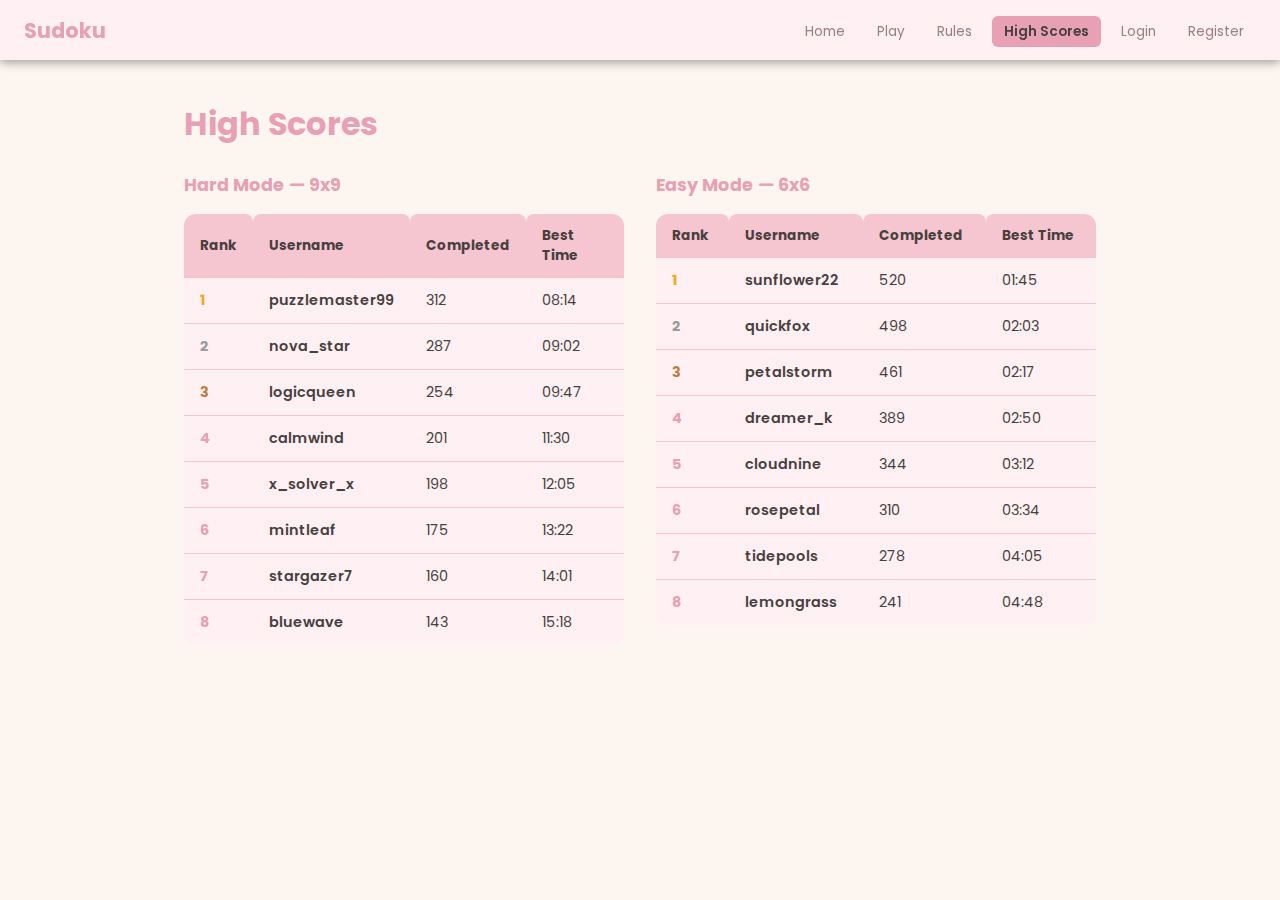
<file: high-scores/index.html>
<!DOCTYPE html>
<html lang="en">
<head>
  <meta charset="UTF-8">
  <meta name="viewport" content="width=device-width, initial-scale=1.0">
  <title>High Scores - Sudoku</title>
  <link rel="stylesheet" href="../common/style.css">
  <style>
    .scores-wrapper {
      display: grid;
      grid-template-columns: 1fr 1fr;
      gap: 32px;
    }

    .score-section h2 {
      font-size: 1.1rem;
      font-weight: 700;
      color: var(--accent);
      margin-bottom: 16px;
    }

    .score-table {
      background-color: var(--surface);
      border-radius: 12px;
      overflow: hidden;
    }

    .score-table table {
      width: 100%;
    }

    .score-table th {
      background-color: var(--accent2);
      color: var(--text);
      padding: 12px 16px;
      font-size: 0.85rem;
      text-align: left;
    }

    .score-table td {
      padding: 12px 16px;
      border-bottom: 1px solid var(--accent2);
      color: var(--text);
      font-size: 0.9rem;
    }

    .score-table tr:last-child td {
      border-bottom: none;
    }

    .score-table tbody tr {
      transition: background-color 0.2s;
    }

    .score-table tbody tr:hover td {
      background-color: var(--accent2);
    }

    .rank {
      font-weight: 700;
      color: var(--accent);
    }

    .rank-1 { color: #f5a623; }
    .rank-2 { color: #9b9b9b; }
    .rank-3 { color: #c07d3e; }

    .username {
      font-weight: 600;
    }

    @media (max-width: 430px) {
      .scores-wrapper {
        grid-template-columns: 1fr;
      }

      .score-table th,
      .score-table td {
        padding: 8px;
        font-size: 0.78rem;
      }
    }
  </style>
</head>
<body>
  <nav>
    <a class="nav-title" href="/sudoku/">Sudoku</a>
    <ul class="nav-links">
      <li><a href="/sudoku/">Home</a></li>
      <li><a href="/sudoku/selection/">Play</a></li>
      <li><a href="/sudoku/rules/">Rules</a></li>
      <li><a href="/sudoku/high-scores/" class="active">High Scores</a></li>
      <li><a href="/sudoku/login/">Login</a></li>
      <li><a href="/sudoku/register/">Register</a></li>
    </ul>
  </nav>

  <div class="page-wrapper">
    <h1 class="page-title">High Scores</h1>

    <div class="scores-wrapper">
      <div class="score-section">
        <h2>Hard Mode — 9x9</h2>
        <div class="score-table">
          <table>
            <thead>
              <tr>
                <th>Rank</th>
                <th>Username</th>
                <th>Completed</th>
                <th>Best Time</th>
              </tr>
            </thead>
            <tbody>
              <tr>
                <td><span class="rank rank-1">1</span></td>
                <td><span class="username">puzzlemaster99</span></td>
                <td>312</td>
                <td>08:14</td>
              </tr>
              <tr>
                <td><span class="rank rank-2">2</span></td>
                <td><span class="username">nova_star</span></td>
                <td>287</td>
                <td>09:02</td>
              </tr>
              <tr>
                <td><span class="rank rank-3">3</span></td>
                <td><span class="username">logicqueen</span></td>
                <td>254</td>
                <td>09:47</td>
              </tr>
              <tr>
                <td><span class="rank">4</span></td>
                <td><span class="username">calmwind</span></td>
                <td>201</td>
                <td>11:30</td>
              </tr>
              <tr>
                <td><span class="rank">5</span></td>
                <td><span class="username">x_solver_x</span></td>
                <td>198</td>
                <td>12:05</td>
              </tr>
              <tr>
                <td><span class="rank">6</span></td>
                <td><span class="username">mintleaf</span></td>
                <td>175</td>
                <td>13:22</td>
              </tr>
              <tr>
                <td><span class="rank">7</span></td>
                <td><span class="username">stargazer7</span></td>
                <td>160</td>
                <td>14:01</td>
              </tr>
              <tr>
                <td><span class="rank">8</span></td>
                <td><span class="username">bluewave</span></td>
                <td>143</td>
                <td>15:18</td>
              </tr>
            </tbody>
          </table>
        </div>
      </div>

      <div class="score-section">
        <h2>Easy Mode — 6x6</h2>
        <div class="score-table">
          <table>
            <thead>
              <tr>
                <th>Rank</th>
                <th>Username</th>
                <th>Completed</th>
                <th>Best Time</th>
              </tr>
            </thead>
            <tbody>
              <tr>
                <td><span class="rank rank-1">1</span></td>
                <td><span class="username">sunflower22</span></td>
                <td>520</td>
                <td>01:45</td>
              </tr>
              <tr>
                <td><span class="rank rank-2">2</span></td>
                <td><span class="username">quickfox</span></td>
                <td>498</td>
                <td>02:03</td>
              </tr>
              <tr>
                <td><span class="rank rank-3">3</span></td>
                <td><span class="username">petalstorm</span></td>
                <td>461</td>
                <td>02:17</td>
              </tr>
              <tr>
                <td><span class="rank">4</span></td>
                <td><span class="username">dreamer_k</span></td>
                <td>389</td>
                <td>02:50</td>
              </tr>
              <tr>
                <td><span class="rank">5</span></td>
                <td><span class="username">cloudnine</span></td>
                <td>344</td>
                <td>03:12</td>
              </tr>
              <tr>
                <td><span class="rank">6</span></td>
                <td><span class="username">rosepetal</span></td>
                <td>310</td>
                <td>03:34</td>
              </tr>
              <tr>
                <td><span class="rank">7</span></td>
                <td><span class="username">tidepools</span></td>
                <td>278</td>
                <td>04:05</td>
              </tr>
              <tr>
                <td><span class="rank">8</span></td>
                <td><span class="username">lemongrass</span></td>
                <td>241</td>
                <td>04:48</td>
              </tr>
            </tbody>
          </table>
        </div>
      </div>
    </div>
  </div>
</body>
</html>
</file>
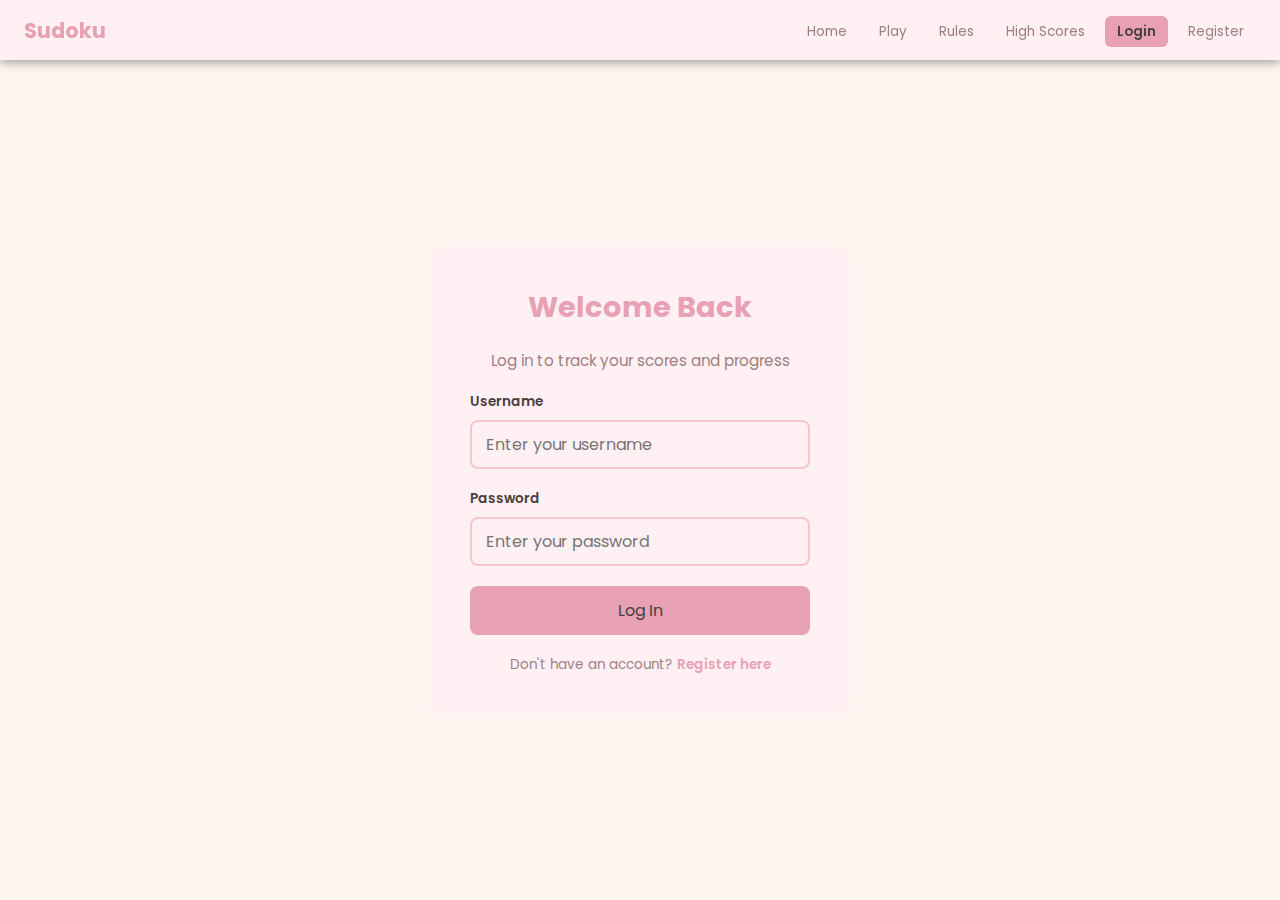
<file: login/index.html>
<!DOCTYPE html>
<html lang="en">
<head>
  <meta charset="UTF-8">
  <meta name="viewport" content="width=device-width, initial-scale=1.0">
  <title>Login - Sudoku</title>
  <link rel="stylesheet" href="../common/style.css">
  <style>
    .form-wrapper {
      display: flex;
      justify-content: center;
      align-items: center;
      min-height: calc(100vh - 60px);
    }

    .form-card {
      background-color: var(--surface);
      border-radius: 16px;
      padding: 40px;
      width: 100%;
      max-width: 420px;
      display: flex;
      flex-direction: column;
      gap: 20px;
    }

    .form-card h1 {
      font-size: 1.8rem;
      font-weight: 700;
      color: var(--accent);
      text-align: center;
    }

    .form-card h2 {
      font-size: 0.95rem;
      font-weight: 400;
      color: var(--subtext);
      text-align: center;
    }

    .form-group {
      display: flex;
      flex-direction: column;
      gap: 8px;
    }

    .form-group h3 {
      font-size: 0.85rem;
      font-weight: 600;
      color: var(--text);
    }

    .form-footer {
      text-align: center;
    }

    .form-footer p {
      font-size: 0.85rem;
      color: var(--subtext);
    }

    .form-footer a {
      color: var(--accent);
      text-decoration: none;
      font-weight: 600;
      transition: color 0.2s;
    }

    .form-footer a:hover {
      color: var(--text);
    }

    .submit-btn {
      width: 100%;
      padding: 12px;
      font-size: 1rem;
    }

    @media (max-width: 430px) {
      .form-card {
        padding: 28px 20px;
      }
    }
  </style>
</head>
<body>
  <nav>
    <a class="nav-title" href="/sudoku/">Sudoku</a>
    <ul class="nav-links">
      <li><a href="/sudoku/">Home</a></li>
      <li><a href="/sudoku/selection/">Play</a></li>
      <li><a href="/sudoku/rules/">Rules</a></li>
      <li><a href="/sudoku/high-scores/">High Scores</a></li>
      <li><a href="/sudoku/login/" class="active">Login</a></li>
      <li><a href="/sudoku/register/">Register</a></li>
    </ul>
  </nav>

  <div class="form-wrapper">
    <div class="form-card">
      <h1>Welcome Back</h1>
      <h2>Log in to track your scores and progress</h2>

      <div class="form-group">
        <h3>Username</h3>
        <input type="text" placeholder="Enter your username">
      </div>

      <div class="form-group">
        <h3>Password</h3>
        <input type="password" placeholder="Enter your password">
      </div>

      <button class="submit-btn">Log In</button>

      <div class="form-footer">
        <p>Don't have an account? <a href="/sudoku/register/">Register here</a></p>
      </div>
    </div>
  </div>
</body>
</html>
</file>
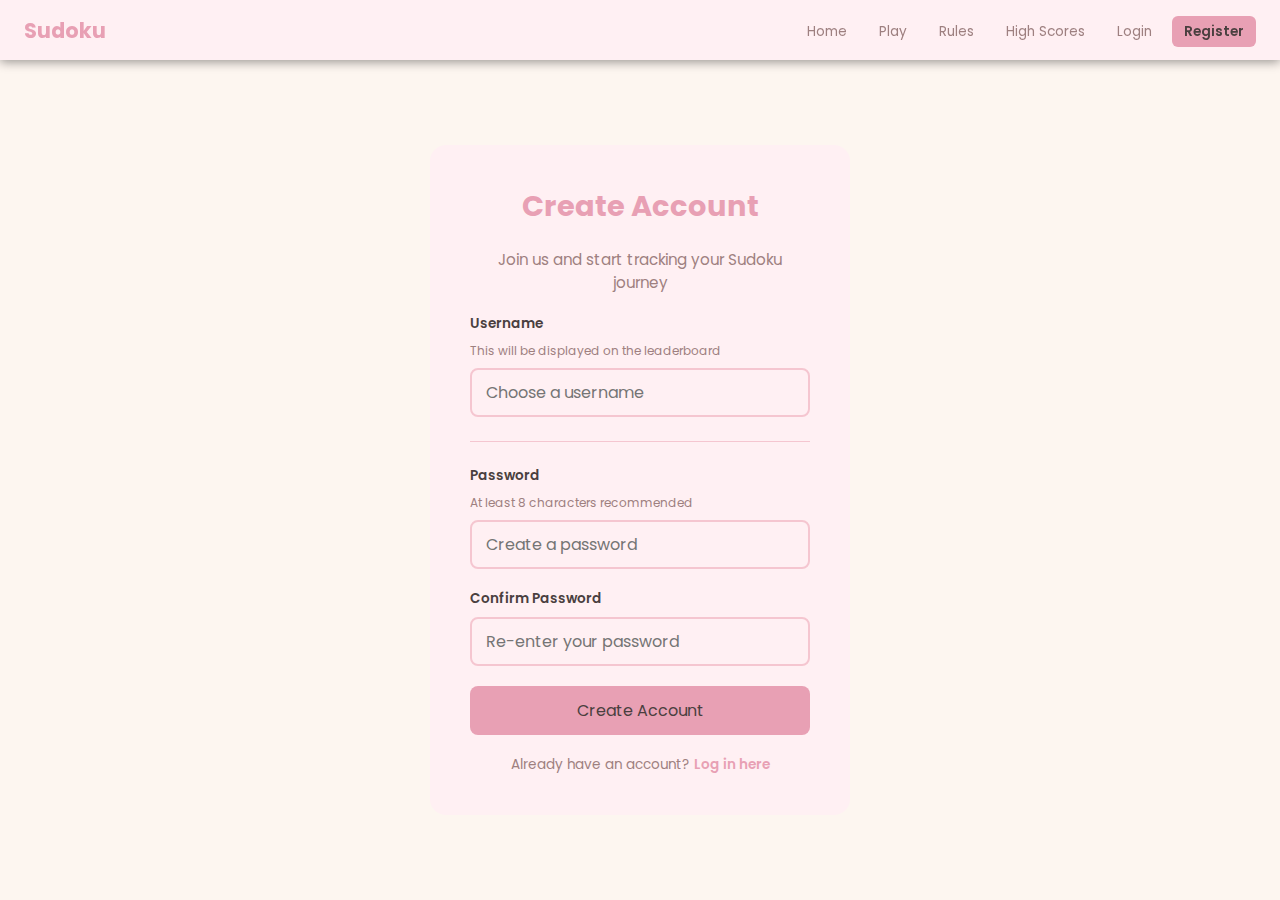
<file: register/index.html>
<!DOCTYPE html>
<html lang="en">
<head>
  <meta charset="UTF-8">
  <meta name="viewport" content="width=device-width, initial-scale=1.0">
  <title>Register - Sudoku</title>
  <link rel="stylesheet" href="../common/style.css">
  <style>
    .form-wrapper {
      display: flex;
      justify-content: center;
      align-items: center;
      min-height: calc(100vh - 60px);
    }

    .form-card {
      background-color: var(--surface);
      border-radius: 16px;
      padding: 40px;
      width: 100%;
      max-width: 420px;
      display: flex;
      flex-direction: column;
      gap: 20px;
    }

    .form-card h1 {
      font-size: 1.8rem;
      font-weight: 700;
      color: var(--accent);
      text-align: center;
    }

    .form-card h2 {
      font-size: 0.95rem;
      font-weight: 400;
      color: var(--subtext);
      text-align: center;
    }

    .form-group {
      display: flex;
      flex-direction: column;
      gap: 8px;
    }

    .form-group h3 {
      font-size: 0.85rem;
      font-weight: 600;
      color: var(--text);
    }

    .form-group h4 {
      font-size: 0.75rem;
      font-weight: 400;
      color: var(--subtext);
    }

    .form-footer {
      text-align: center;
    }

    .form-footer p {
      font-size: 0.85rem;
      color: var(--subtext);
    }

    .form-footer a {
      color: var(--accent);
      text-decoration: none;
      font-weight: 600;
      transition: color 0.2s;
    }

    .form-footer a:hover {
      color: var(--text);
    }

    .submit-btn {
      width: 100%;
      padding: 12px;
      font-size: 1rem;
    }

    .divider {
      height: 1px;
      background-color: var(--accent2);
      margin: 4px 0;
    }

    @media (max-width: 430px) {
      .form-card {
        padding: 28px 20px;
      }
    }
  </style>
</head>
<body>
  <nav>
    <a class="nav-title" href="/sudoku/">Sudoku</a>
    <ul class="nav-links">
      <li><a href="/sudoku/">Home</a></li>
      <li><a href="/sudoku/selection/">Play</a></li>
      <li><a href="/sudoku/rules/">Rules</a></li>
      <li><a href="/sudoku/high-scores/">High Scores</a></li>
      <li><a href="/sudoku/login/">Login</a></li>
      <li><a href="/sudoku/register/" class="active">Register</a></li>
    </ul>
  </nav>

  <div class="form-wrapper">
    <div class="form-card">
      <h1>Create Account</h1>
      <h2>Join us and start tracking your Sudoku journey</h2>

      <div class="form-group">
        <h3>Username</h3>
        <h4>This will be displayed on the leaderboard</h4>
        <input type="text" placeholder="Choose a username">
      </div>

      <div class="divider"></div>

      <div class="form-group">
        <h3>Password</h3>
        <h4>At least 8 characters recommended</h4>
        <input type="password" placeholder="Create a password">
      </div>

      <div class="form-group">
        <h3>Confirm Password</h3>
        <input type="password" placeholder="Re-enter your password">
      </div>

      <button class="submit-btn">Create Account</button>

      <div class="form-footer">
        <p>Already have an account? <a href="/sudoku/login/">Log in here</a></p>
      </div>
    </div>
  </div>
</body>
</html>
</file>
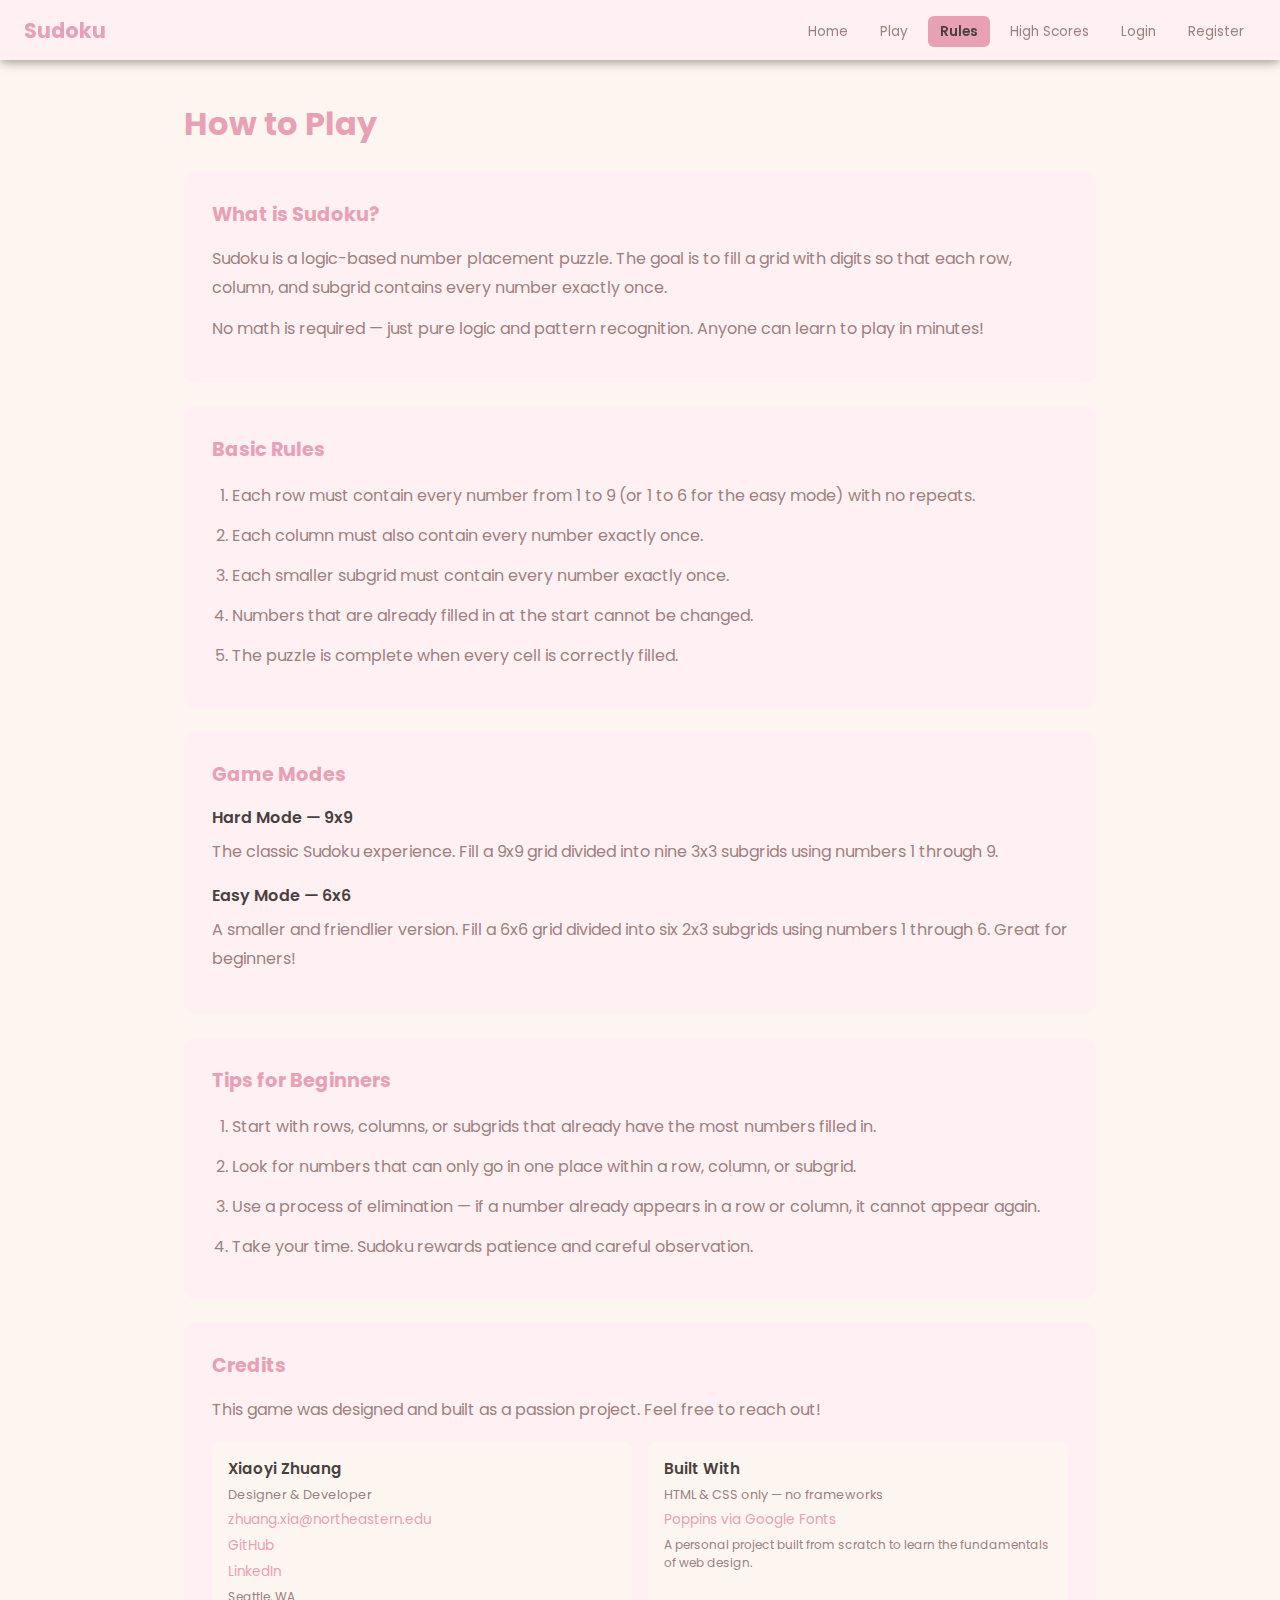
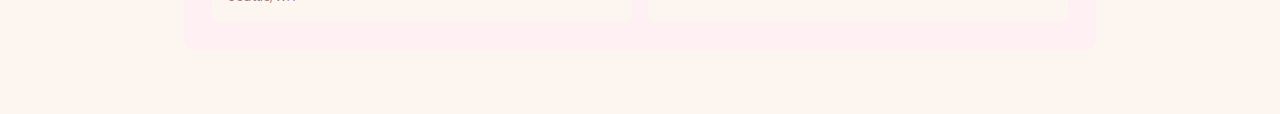
<file: rules/index.html>
<!DOCTYPE html>
<html lang="en">
<head>
  <meta charset="UTF-8">
  <meta name="viewport" content="width=device-width, initial-scale=1.0">
  <title>Rules - Sudoku</title>
  <link rel="stylesheet" href="../common/style.css">
  <style>
    .rules-section {
      background-color: var(--surface);
      border-radius: 12px;
      padding: 28px;
      margin-bottom: 24px;
    }

    .rules-section h2 {
      font-size: 1.2rem;
      font-weight: 700;
      color: var(--accent);
      margin-bottom: 16px;
    }

    .rules-section p {
      color: var(--subtext);
      line-height: 1.8;
      margin-bottom: 12px;
    }

    .rules-section ol {
      padding-left: 20px;
      color: var(--subtext);
      line-height: 2;
    }

    .rules-section ol li {
      margin-bottom: 8px;
    }

    .rules-section h3 {
      font-size: 1rem;
      font-weight: 600;
      color: var(--text);
      margin: 16px 0 8px;
    }

    .credits-grid {
      display: grid;
      grid-template-columns: repeat(2, 1fr);
      gap: 16px;
      margin-top: 16px;
    }

    .credit-card {
      background-color: var(--bg);
      border-radius: 10px;
      padding: 16px;
      display: flex;
      flex-direction: column;
      gap: 6px;
    }

    .credit-card h4 {
      font-size: 0.95rem;
      font-weight: 600;
      color: var(--text);
    }

    .credit-card h5 {
      font-size: 0.8rem;
      color: var(--subtext);
      font-weight: 400;
    }

    .credit-card a {
      font-size: 0.85rem;
      color: var(--accent);
      text-decoration: none;
      transition: color 0.2s;
    }

    .credit-card a:hover {
      color: var(--text);
    }

    .credit-card h6 {
      font-size: 0.75rem;
      color: var(--subtext);
      font-weight: 400;
    }

    @media (max-width: 430px) {
      .credits-grid {
        grid-template-columns: 1fr;
      }
    }
  </style>
</head>
<body>
  <nav>
    <a class="nav-title" href="/sudoku/">Sudoku</a>
    <ul class="nav-links">
      <li><a href="/sudoku/">Home</a></li>
      <li><a href="/sudoku/selection/">Play</a></li>
      <li><a href="/sudoku/rules/" class="active">Rules</a></li>
      <li><a href="/sudoku/high-scores/">High Scores</a></li>
      <li><a href="/sudoku/login/">Login</a></li>
      <li><a href="/sudoku/register/">Register</a></li>
    </ul>
  </nav>

  <div class="page-wrapper">
    <h1 class="page-title">How to Play</h1>

    <div class="rules-section">
      <h2>What is Sudoku?</h2>
      <p>Sudoku is a logic-based number placement puzzle. The goal is to fill a grid with digits so that each row, column, and subgrid contains every number exactly once.</p>
      <p>No math is required — just pure logic and pattern recognition. Anyone can learn to play in minutes!</p>
    </div>

    <div class="rules-section">
      <h2>Basic Rules</h2>
      <ol>
        <li>Each row must contain every number from 1 to 9 (or 1 to 6 for the easy mode) with no repeats.</li>
        <li>Each column must also contain every number exactly once.</li>
        <li>Each smaller subgrid must contain every number exactly once.</li>
        <li>Numbers that are already filled in at the start cannot be changed.</li>
        <li>The puzzle is complete when every cell is correctly filled.</li>
      </ol>
    </div>

    <div class="rules-section">
      <h2>Game Modes</h2>
      <h3>Hard Mode — 9x9</h3>
      <p>The classic Sudoku experience. Fill a 9x9 grid divided into nine 3x3 subgrids using numbers 1 through 9.</p>
      <h3>Easy Mode — 6x6</h3>
      <p>A smaller and friendlier version. Fill a 6x6 grid divided into six 2x3 subgrids using numbers 1 through 6. Great for beginners!</p>
    </div>

    <div class="rules-section">
      <h2>Tips for Beginners</h2>
      <ol>
        <li>Start with rows, columns, or subgrids that already have the most numbers filled in.</li>
        <li>Look for numbers that can only go in one place within a row, column, or subgrid.</li>
        <li>Use a process of elimination — if a number already appears in a row or column, it cannot appear again.</li>
        <li>Take your time. Sudoku rewards patience and careful observation.</li>
      </ol>
    </div>

    <div class="rules-section">
      <h2>Credits</h2>
      <p>This game was designed and built as a passion project. Feel free to reach out!</p>
      <div class="credits-grid">
        <div class="credit-card">
          <h4>Xiaoyi Zhuang</h4>
          <h5>Designer & Developer</h5>
          <a href="mailto:zhuang.xia@northeastern.edu">zhuang.xia@northeastern.edu</a>
          <a href="https://github.com/zxiaoyii" target="_blank">GitHub</a>
          <a href="https://www.linkedin.com/in/xiaoyizhuang/" target="_blank">LinkedIn</a>
          <h6>Seattle, WA</h6>
        </div>
        <div class="credit-card">
          <h4>Built With</h4>
          <h5>HTML & CSS only — no frameworks</h5>
          <a href="https://fonts.google.com" target="_blank">Poppins via Google Fonts</a>
          <h6>A personal project built from scratch to learn the fundamentals of web design.</h6>
        </div>
      </div>
    </div>
  </div>
</body>
</html>
</file>
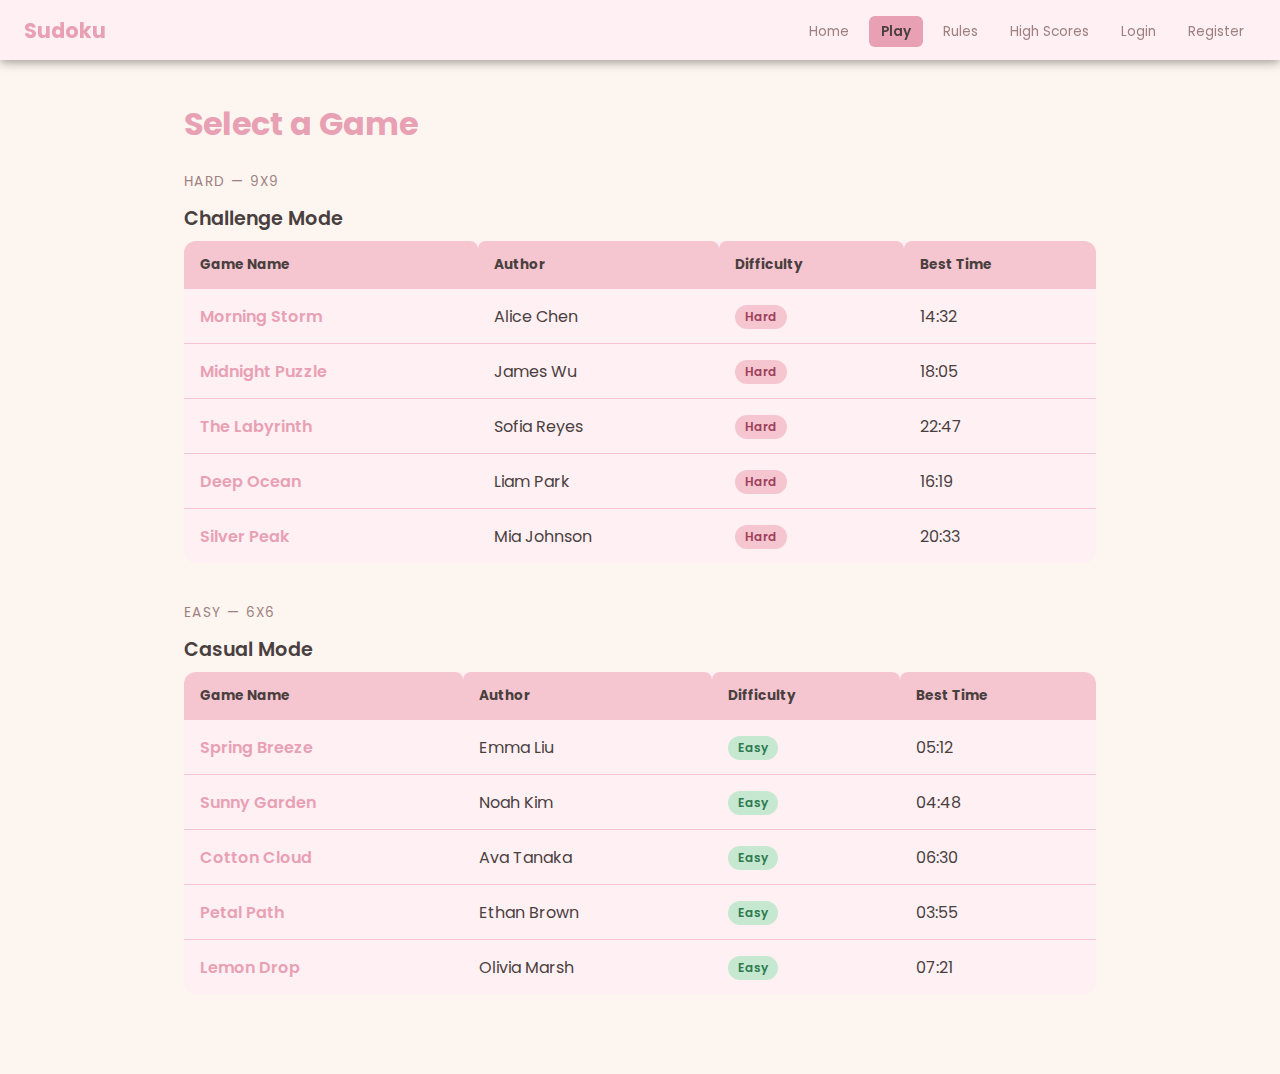
<file: selection/index.html>
<!DOCTYPE html>
<html lang="en">
<head>
  <meta charset="UTF-8">
  <meta name="viewport" content="width=device-width, initial-scale=1.0">
  <title>Play - Sudoku</title>
  <link rel="stylesheet" href="../common/style.css">
  <style>
    .section-label {
      font-size: 0.85rem;
      color: var(--subtext);
      text-transform: uppercase;
      letter-spacing: 0.1em;
      margin-bottom: 12px;
    }

    .game-table {
      background-color: var(--surface);
      border-radius: 12px;
      overflow: hidden;
      margin-bottom: 40px;
    }

    .game-table table {
      width: 100%;
    }

    .game-table th {
      font-size: 0.85rem;
      padding: 14px 16px;
      text-align: left;
      background-color: var(--accent2);
      color: var(--text);
    }

    .game-table td {
      padding: 14px 16px;
      border-bottom: 1px solid var(--accent2);
      color: var(--text);
    }

    .game-table tr:last-child td {
      border-bottom: none;
    }

    .game-table tbody tr:hover {
      background-color: var(--accent2);
    }

    .game-link {
      text-decoration: none;
      color: var(--accent);
      font-weight: 600;
      transition: color 0.2s;
    }

    .game-link:hover {
      color: var(--text);
    }

    .badge {
      display: inline-block;
      padding: 3px 10px;
      border-radius: 20px;
      font-size: 0.75rem;
      font-weight: 600;
    }

    .badge-hard {
      background-color: #f5c6d0;
      color: #a0405a;
    }

    .badge-easy {
      background-color: #c6e8d0;
      color: #2d7a4f;
    }

    .difficulty-title {
      font-size: 1.2rem;
      font-weight: 600;
      margin-bottom: 8px;
      color: var(--text);
    }

    @media (max-width: 430px) {
      .game-table th,
      .game-table td {
        padding: 10px;
        font-size: 0.85rem;
      }
    }
  </style>
</head>
<body>
  <nav>
    <a class="nav-title" href="/">Sudoku</a>
    <ul class="nav-links">
      <li><a href="/">Home</a></li>
      <li><a href="/selection/" class="active">Play</a></li>
      <li><a href="/rules/">Rules</a></li>
      <li><a href="/high-scores/">High Scores</a></li>
      <li><a href="/login/">Login</a></li>
      <li><a href="/register/">Register</a></li>
    </ul>
  </nav>

  <div class="page-wrapper">
    <h1 class="page-title">Select a Game</h1>

    <p class="section-label">Hard — 9x9</p>
    <div class="difficulty-title">Challenge Mode</div>
    <div class="game-table">
      <table>
        <thead>
          <tr>
            <th>Game Name</th>
            <th>Author</th>
            <th>Difficulty</th>
            <th>Best Time</th>
          </tr>
        </thead>
        <tbody>
          <tr>
            <td><a class="game-link" href="../hard-game/">Morning Storm</a></td>
            <td>Alice Chen</td>
            <td><span class="badge badge-hard">Hard</span></td>
            <td>14:32</td>
          </tr>
          <tr>
            <td><a class="game-link" href="../hard-game/">Midnight Puzzle</a></td>
            <td>James Wu</td>
            <td><span class="badge badge-hard">Hard</span></td>
            <td>18:05</td>
          </tr>
          <tr>
            <td><a class="game-link" href="../hard-game/">The Labyrinth</a></td>
            <td>Sofia Reyes</td>
            <td><span class="badge badge-hard">Hard</span></td>
            <td>22:47</td>
          </tr>
          <tr>
            <td><a class="game-link" href="../hard-game/">Deep Ocean</a></td>
            <td>Liam Park</td>
            <td><span class="badge badge-hard">Hard</span></td>
            <td>16:19</td>
          </tr>
          <tr>
            <td><a class="game-link" href="../hard-game/">Silver Peak</a></td>
            <td>Mia Johnson</td>
            <td><span class="badge badge-hard">Hard</span></td>
            <td>20:33</td>
          </tr>
        </tbody>
      </table>
    </div>

    <p class="section-label">Easy — 6x6</p>
    <div class="difficulty-title">Casual Mode</div>
    <div class="game-table">
      <table>
        <thead>
          <tr>
            <th>Game Name</th>
            <th>Author</th>
            <th>Difficulty</th>
            <th>Best Time</th>
          </tr>
        </thead>
        <tbody>
          <tr>
            <td><a class="game-link" href="../easy-game/">Spring Breeze</a></td>
            <td>Emma Liu</td>
            <td><span class="badge badge-easy">Easy</span></td>
            <td>05:12</td>
          </tr>
          <tr>
            <td><a class="game-link" href="../easy-game/">Sunny Garden</a></td>
            <td>Noah Kim</td>
            <td><span class="badge badge-easy">Easy</span></td>
            <td>04:48</td>
          </tr>
          <tr>
            <td><a class="game-link" href="../easy-game/">Cotton Cloud</a></td>
            <td>Ava Tanaka</td>
            <td><span class="badge badge-easy">Easy</span></td>
            <td>06:30</td>
          </tr>
          <tr>
            <td><a class="game-link" href="../easy-game/">Petal Path</a></td>
            <td>Ethan Brown</td>
            <td><span class="badge badge-easy">Easy</span></td>
            <td>03:55</td>
          </tr>
          <tr>
            <td><a class="game-link" href="../easy-game/">Lemon Drop</a></td>
            <td>Olivia Marsh</td>
            <td><span class="badge badge-easy">Easy</span></td>
            <td>07:21</td>
          </tr>
        </tbody>
      </table>
    </div>
  </div>
</body>
</html>
</file>
<file: common/style.css>
@import url('https://fonts.googleapis.com/css2?family=Poppins:wght@400;600;700&display=swap');

:root {
  --bg:      #fdf6f0;
  --surface: #fff0f3;
  --accent:  #e8a0b4;
  --accent2: #f5c6d0;
  --text:    #4a3f3f;
  --subtext: #9e8080;
  --nav-h:   60px;
}

*, *::before, *::after {
  box-sizing: border-box;
  margin: 0;
  padding: 0;
}

body {
  font-family: 'Poppins', sans-serif;
  background-color: var(--bg);
  color: var(--text);
  min-height: 100vh;
  padding-top: var(--nav-h);
}

nav {
  position: fixed;
  top: 0;
  left: 0;
  width: 100%;
  height: var(--nav-h);
  background-color: var(--surface);
  display: flex;
  align-items: center;
  justify-content: space-between;
  padding: 0 24px;
  z-index: 1000;
  box-shadow: 0 2px 10px rgba(0,0,0,0.4);
}

.nav-title {
  font-size: 1.3rem;
  font-weight: 700;
  color: var(--accent);
  text-decoration: none;
}

.nav-links {
  display: flex;
  gap: 8px;
  list-style: none;
}

.nav-links a {
  text-decoration: none;
  color: var(--subtext);
  padding: 6px 12px;
  border-radius: 6px;
  font-size: 0.85rem;
  transition: color 0.2s, background-color 0.2s;
}

.nav-links a:hover {
  color: var(--text);
  background-color: var(--accent2);
}

.nav-links a.active {
  color: var(--text);
  background-color: var(--accent);
  font-weight: 600;
}

.page-wrapper {
  max-width: 960px;
  margin: 0 auto;
  padding: 40px 24px;
}

.page-title {
  font-size: 2rem;
  font-weight: 700;
  margin-bottom: 24px;
  color: var(--accent);
}

button, .btn {
  background-color: var(--accent);
  color: var(--text);
  border: none;
  padding: 10px 24px;
  border-radius: 8px;
  font-size: 1rem;
  font-family: 'Poppins', sans-serif;
  cursor: pointer;
  transition: transform 0.2s, background-color 0.2s;
}

button:hover, .btn:hover {
  transform: scale(1.05);
  background-color: #d4849e;
}

input[type="text"],
input[type="password"] {
  width: 100%;
  padding: 10px 14px;
  border-radius: 8px;
  border: 2px solid var(--accent2);
  background-color: var(--surface);
  color: var(--text);
  font-family: 'Poppins', sans-serif;
  font-size: 1rem;
  transition: border-color 0.2s;
}

input[type="text"]:focus,
input[type="password"]:focus {
  outline: none;
  border-color: var(--accent);
}

table {
  width: 100%;
  border-collapse: collapse;
}

table th {
  background-color: var(--accent2);
  color: var(--text);
  padding: 12px;
  text-align: left;
}

table td {
  padding: 12px;
  border-bottom: 1px solid var(--accent2);
  color: var(--subtext);
}

table tr:first-child th {
  border-radius: 8px 8px 0 0;
}

table tr:hover td {
  color: var(--text);
}

.game-area {
  display: flex;
  gap: 32px;
  align-items: flex-start;
  justify-content: center;
  flex-wrap: wrap;
  margin-bottom: 32px;
}

.keypad {
  background-color: var(--surface);
  border-radius: 16px;
  padding: 20px;
  display: grid;
  grid-template-columns: repeat(3, 1fr);
  gap: 10px;
}

.key {
  width: 56px;
  height: 56px;
  border-radius: 10px;
  background-color: var(--accent2);
  color: var(--text);
  font-size: 1.2rem;
  font-weight: 600;
  display: flex;
  align-items: center;
  justify-content: center;
  font-family: 'Poppins', sans-serif;
  transition: background-color 0.15s, transform 0.15s;
}

.key:hover {
  background-color: var(--accent);
  color: #fff;
  transform: scale(1.08);
  cursor: default;
}

.key-clear {
  grid-column: span 3;
  background-color: #f5c6d0;
  color: var(--text);
  font-size: 0.9rem;
  height: 40px;
}

@media (max-width: 430px) {
  nav {
    top: auto;
    bottom: 0;
    height: auto;
    padding: 8px 0;
    flex-direction: column;
  }

  .nav-title {
    display: none;
  }

  .nav-links {
    flex-direction: row;
    justify-content: space-around;
    width: 100%;
    flex-wrap: wrap;
  }

  .nav-links a {
    font-size: 0.75rem;
    padding: 4px 8px;
  }

  body {
    padding-top: 0;
    padding-bottom: 80px;
  }
}
</file>
